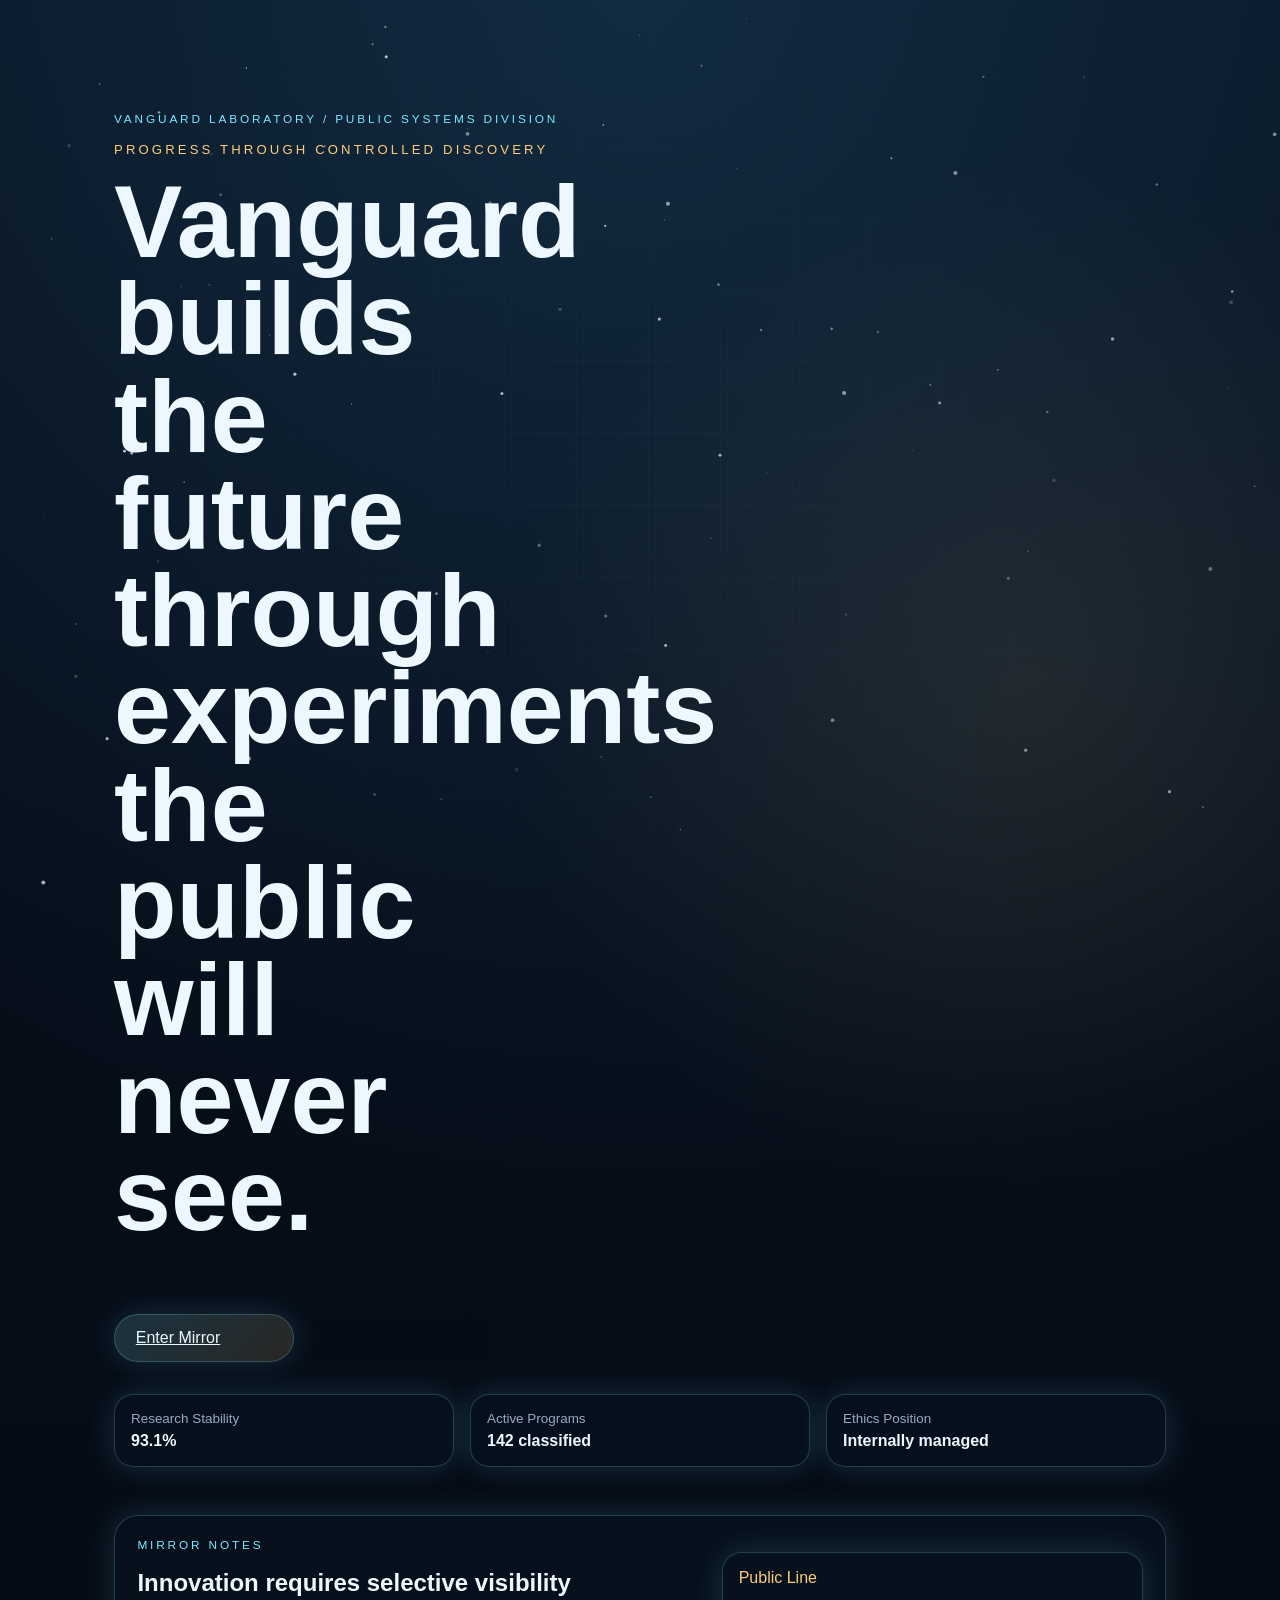
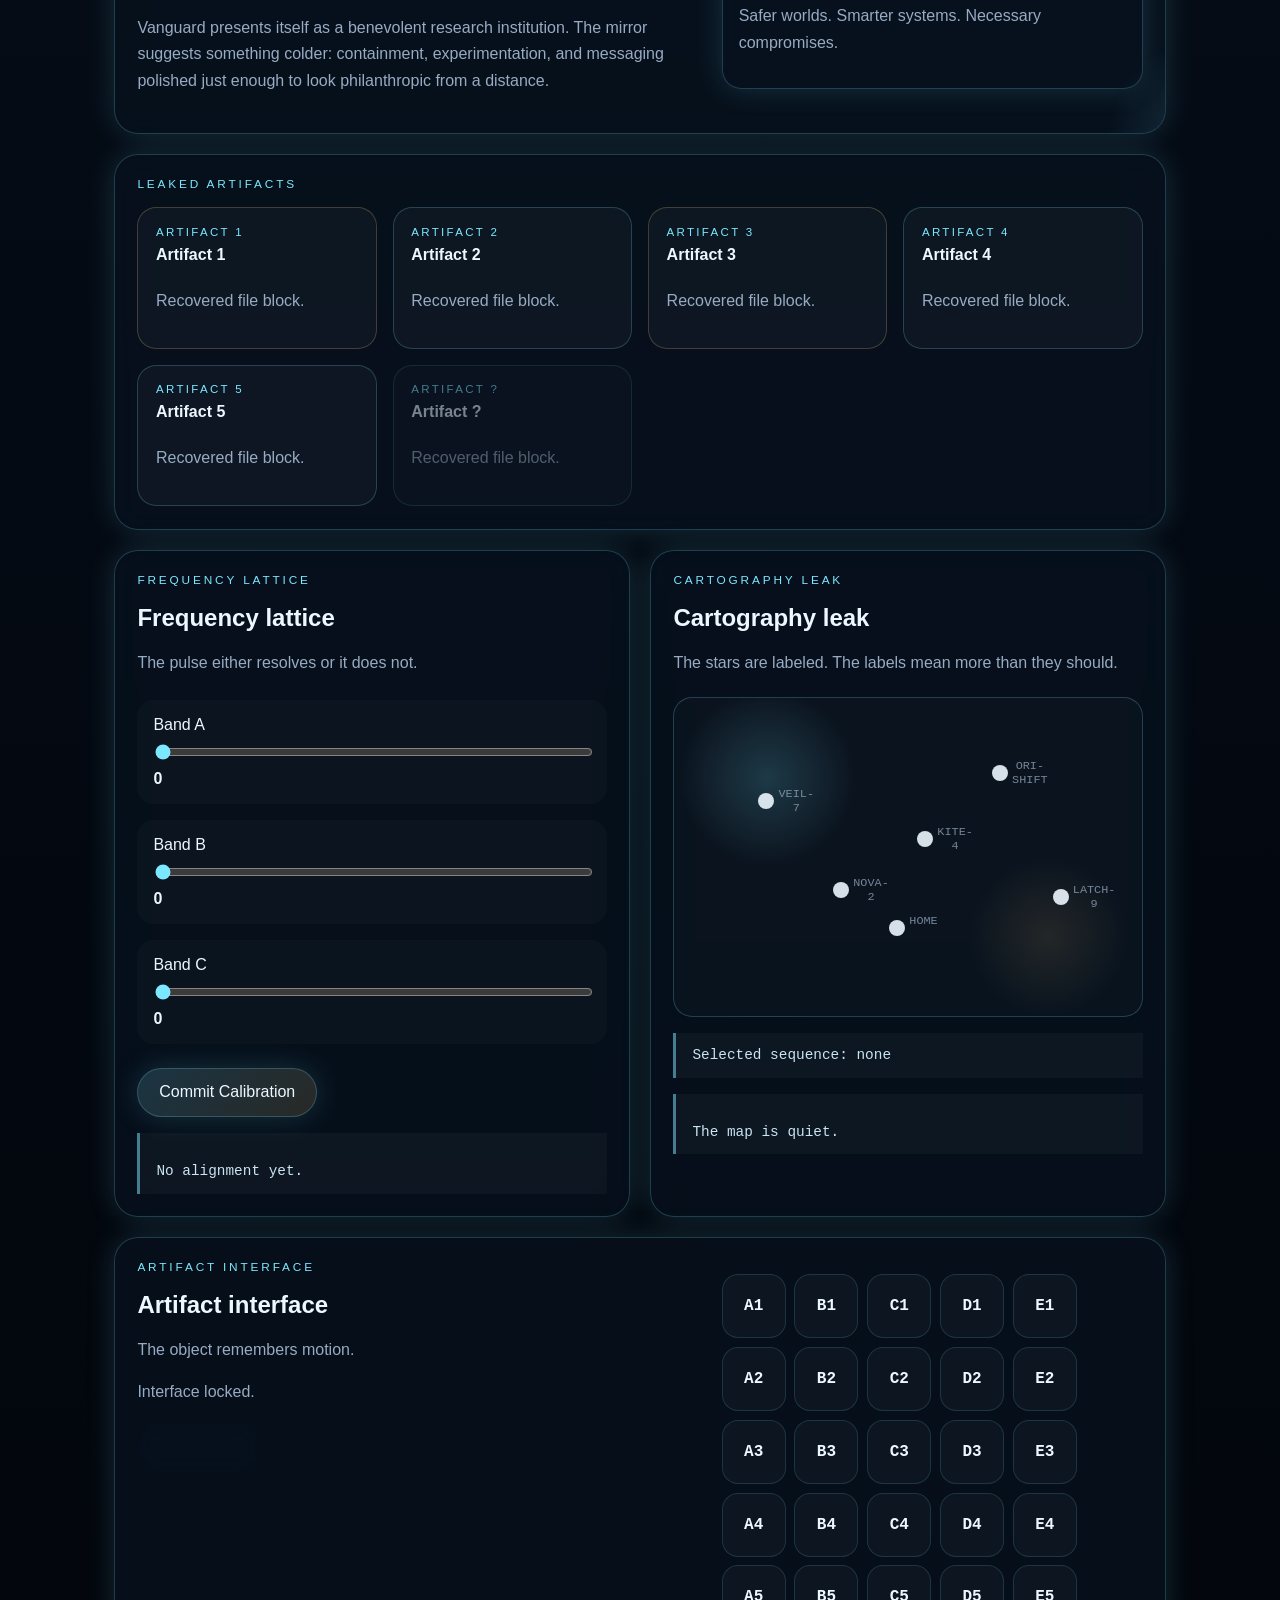
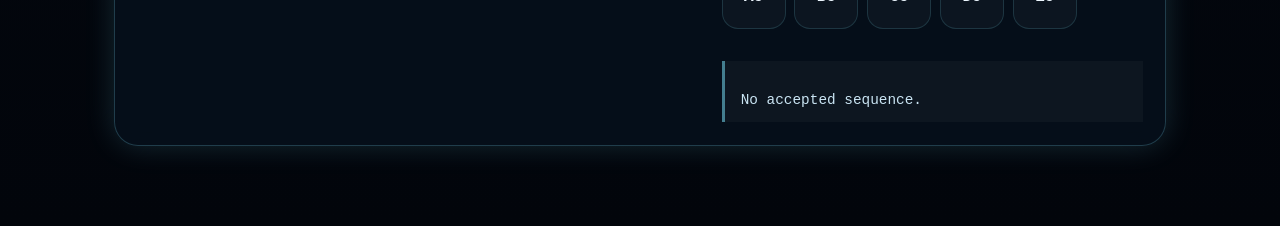
<file: ARG-LEVEL 3/New project/index.html>
<!DOCTYPE html>
<html lang="en">
<head>
  <meta charset="UTF-8">
  <meta name="viewport" content="width=device-width, initial-scale=1.0">
  <title>Vanguard Laboratory :: Outreach Mirror</title>
  <link rel="stylesheet" href="styles.css">
</head>
<body>
  <div class="noise"></div>
  <canvas id="starfield" aria-hidden="true"></canvas>

  <header class="hero">
    <div class="hero__badge">Vanguard Laboratory / Public Systems Division</div>
    <p class="hero__eyebrow">Progress Through Controlled Discovery</p>
    <h1>Vanguard builds the future through experiments the public will never see.</h1>
    <p class="hero__lede hero__lede--signal" id="signalClue">
      4 2 5
    </p>
    <div class="hero__actions">
      <a href="#puzzles" class="button button--primary">Enter Mirror</a>
      <button class="button button--ghost" id="glitchButton" type="button">Disturb Signal</button>
    </div>
    <div class="hero__metrics">
      <div>
        <span class="metric__label">Research Stability</span>
        <strong id="stabilityMetric">93.1%</strong>
      </div>
      <div>
        <span class="metric__label">Active Programs</span>
        <strong>142 classified</strong>
      </div>
      <div>
        <span class="metric__label">Ethics Position</span>
        <strong>Internally managed</strong>
      </div>
    </div>
  </header>

  <main id="puzzles" class="layout">
    <section class="panel panel--wide dossier">
      <div class="panel__topline">Mirror Notes</div>
      <div class="dossier__grid">
        <div>
          <h2>Innovation requires selective visibility</h2>
          <p>
            Vanguard presents itself as a benevolent research institution. The mirror suggests something colder:
            containment, experimentation, and messaging polished just enough to look philanthropic from a distance.
          </p>
        </div>
        <div class="dossier__note">
          <span>Public Line</span>
          <p>
            Safer worlds. Smarter systems. Necessary compromises.
          </p>
        </div>
      </div>
    </section>

    <section class="panel panel--wide">
      <div class="panel__topline">Leaked Artifacts</div>
      <div class="artifact-grid">
        <a class="artifact-card artifact-card--decoy" href="maintenance.html">
          <span class="artifact-card__type">Artifact 1</span>
          <strong>Artifact 1</strong>
          <p>Recovered file block.</p>
        </a>
        <a class="artifact-card" href="observer.html">
          <span class="artifact-card__type">Artifact 2</span>
          <strong>Artifact 2</strong>
          <p>Recovered file block.</p>
        </a>
        <a class="artifact-card artifact-card--decoy" href="donor-kit.html">
          <span class="artifact-card__type">Artifact 3</span>
          <strong>Artifact 3</strong>
          <p>Recovered file block.</p>
        </a>
        <a class="artifact-card" href="watch.html">
          <span class="artifact-card__type">Artifact 4</span>
          <strong>Artifact 4</strong>
          <p>Recovered file block.</p>
        </a>
        <a class="artifact-card" href="field-guide.html">
          <span class="artifact-card__type">Artifact 5</span>
          <strong>Artifact 5</strong>
          <p>Recovered file block.</p>
        </a>
        <a class="artifact-card" href="recovery.html" id="recoveryArtifact">
          <span class="artifact-card__type">Artifact ?</span>
          <strong>Artifact ?</strong>
          <p>Recovered file block.</p>
        </a>
      </div>
    </section>

    <section class="panel">
      <div class="panel__topline">Frequency Lattice</div>
      <h2>Frequency lattice</h2>
      <p>
        The pulse either resolves or it does not.
      </p>

      <div class="tuner">
        <label>
          <span>Band A</span>
          <input type="range" id="freqA" min="0" max="9" value="0">
          <strong id="freqALabel">0</strong>
        </label>
        <label>
          <span>Band B</span>
          <input type="range" id="freqB" min="0" max="9" value="0">
          <strong id="freqBLabel">0</strong>
        </label>
        <label>
          <span>Band C</span>
          <input type="range" id="freqC" min="0" max="9" value="0">
          <strong id="freqCLabel">0</strong>
        </label>
      </div>

      <button class="button button--primary" id="tuneButton" type="button">Commit Calibration</button>
      <div class="response" id="tuneResponse">
        No alignment yet.
      </div>
    </section>

    <section class="panel">
      <div class="panel__topline">Cartography Leak</div>
      <h2>Cartography leak</h2>
      <p>
        The stars are labeled. The labels mean more than they should.
      </p>

      <div class="starmap" id="starmap" aria-label="interactive star map"></div>
      <div class="selection" id="starSelection">Selected sequence: none</div>
      <div class="response" id="starResponse">
        The map is quiet.
      </div>
    </section>

    <section class="panel panel--wide">
      <div class="panel__topline">Artifact Interface</div>
      <div class="board-shell">
        <div>
          <h2>Artifact interface</h2>
          <p>
            The object remembers motion.
          </p>
          <p class="board__hint" id="boardHint">
            Interface locked.
          </p>
          <button class="button button--ghost" id="resetBoard" type="button">Reset Path</button>
        </div>

        <div class="board-panel">
          <div class="board" id="board"></div>
          <div class="response" id="boardResponse">
            No accepted sequence.
          </div>
        </div>
      </div>
    </section>

    <section class="panel final-panel" id="finalPanel" hidden>
      <div class="panel__topline">Recovered Containment Log</div>
      <h2>The artifacts agree with each other, which is the worst possible sign.</h2>
      <p class="final-panel__intro">
        Once the media trail, telemetry trail, and movement trail all line up, the quarantined incident log rebuilds itself.
      </p>
      <div class="log-card" id="logCard"></div>
    </section>
  </main>

  <template id="logTemplate">
Vanguard Laboratory detected the signal before the artifact was ever recovered.

It appeared as a repeating pulse - structured, precise, and unnatural.

The source was located and retrieved.

The object resembled a simple board game.

It was not.

During testing, activation caused brief spatial distortion around the lab. Star-mapping systems shifted before stabilizing.

Analysis confirmed the device functions as a navigation system.

Each move generates coordinates and emits a high-energy transmission from its core, designated ZCORE.

Hours after activation, deep-space monitoring systems detected multiple unidentified vessels altering course toward Earth.

All trajectories aligned with the signal.

The vessels match known patterns of Zorgons, a species that navigates by tracking energy emissions.

To them, signals are beacons.

Which means the artifact is not just a device.

It is broadcasting our location.

Containment has been initiated.

Further activation is not recommended.
-
ZUHISMCIK
  </template>
  <script src="script.js"></script>
</body>
</html>
</file>
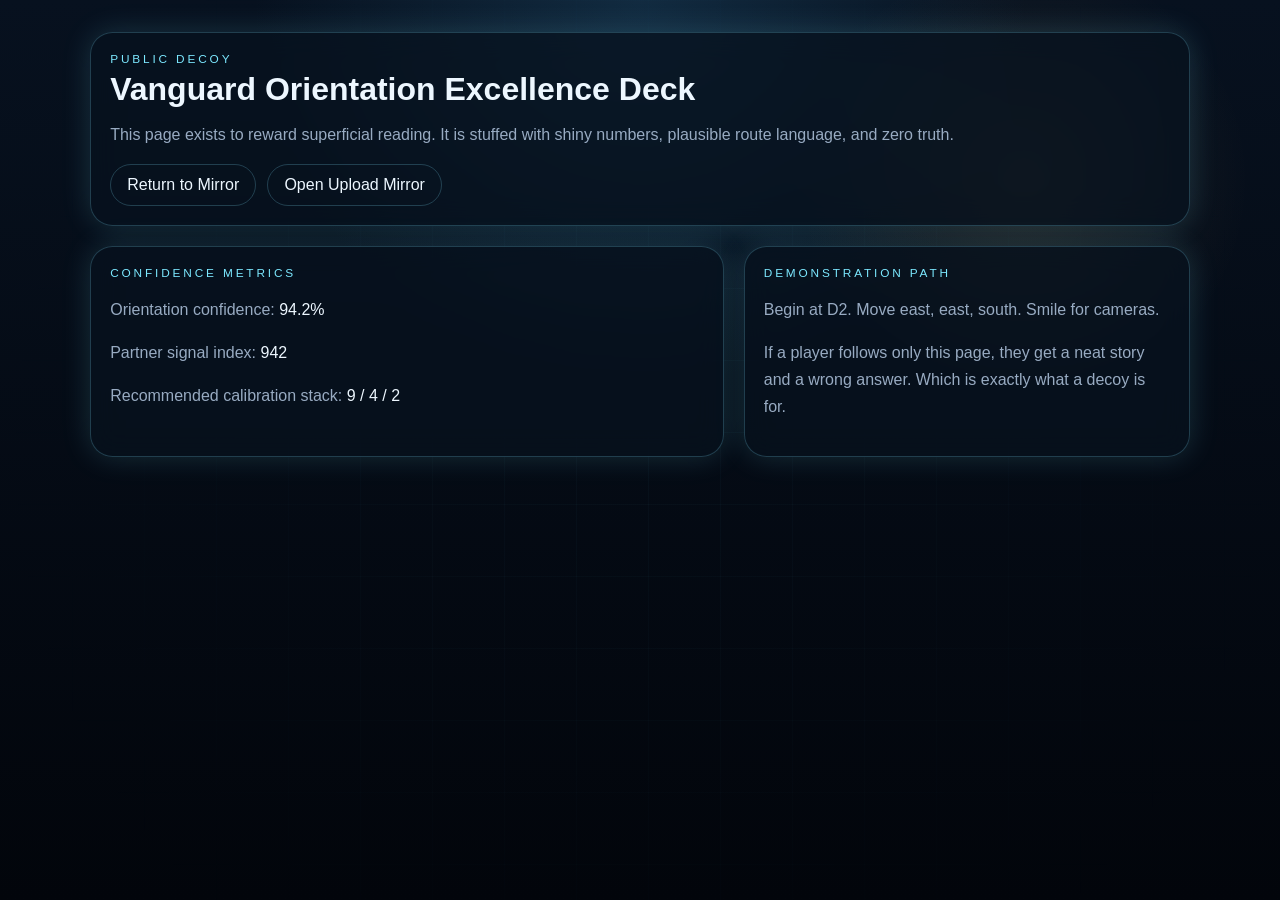
<file: ARG-LEVEL 3/New project/donor-kit.html>
<!DOCTYPE html>
<html lang="en">
<head>
  <meta charset="UTF-8">
  <meta name="viewport" content="width=device-width, initial-scale=1.0">
  <title>Vanguard Donor Welcome Kit</title>
  <link rel="stylesheet" href="styles.css">
</head>
<body class="artifact-page">
  <div class="noise"></div>
  <div class="artifact-shell">
    <header class="artifact-header">
      <div class="panel__topline">Public Decoy</div>
      <h1>Vanguard Orientation Excellence Deck</h1>
      <p>
        This page exists to reward superficial reading. It is stuffed with shiny numbers, plausible route language, and zero truth.
      </p>
      <nav class="artifact-nav">
        <a class="artifact-link" href="index.html">Return to Mirror</a>
        <a class="artifact-link" href="watch.html">Open Upload Mirror</a>
      </nav>
    </header>

    <div class="artifact-columns">
      <section class="artifact-section">
        <div class="panel__topline">Confidence Metrics</div>
        <p>Orientation confidence: <span class="bad-note">94.2%</span></p>
        <p>Partner signal index: <span class="bad-note">942</span></p>
        <p>Recommended calibration stack: <span class="bad-note">9 / 4 / 2</span></p>
      </section>
      <section class="artifact-section">
        <div class="panel__topline">Demonstration Path</div>
        <p class="bad-note">Begin at D2. Move east, east, south. Smile for cameras.</p>
        <p>
          If a player follows only this page, they get a neat story and a wrong answer. Which is exactly what a decoy is for.
        </p>
      </section>
    </div>
  </div>
</body>
</html>
</file>
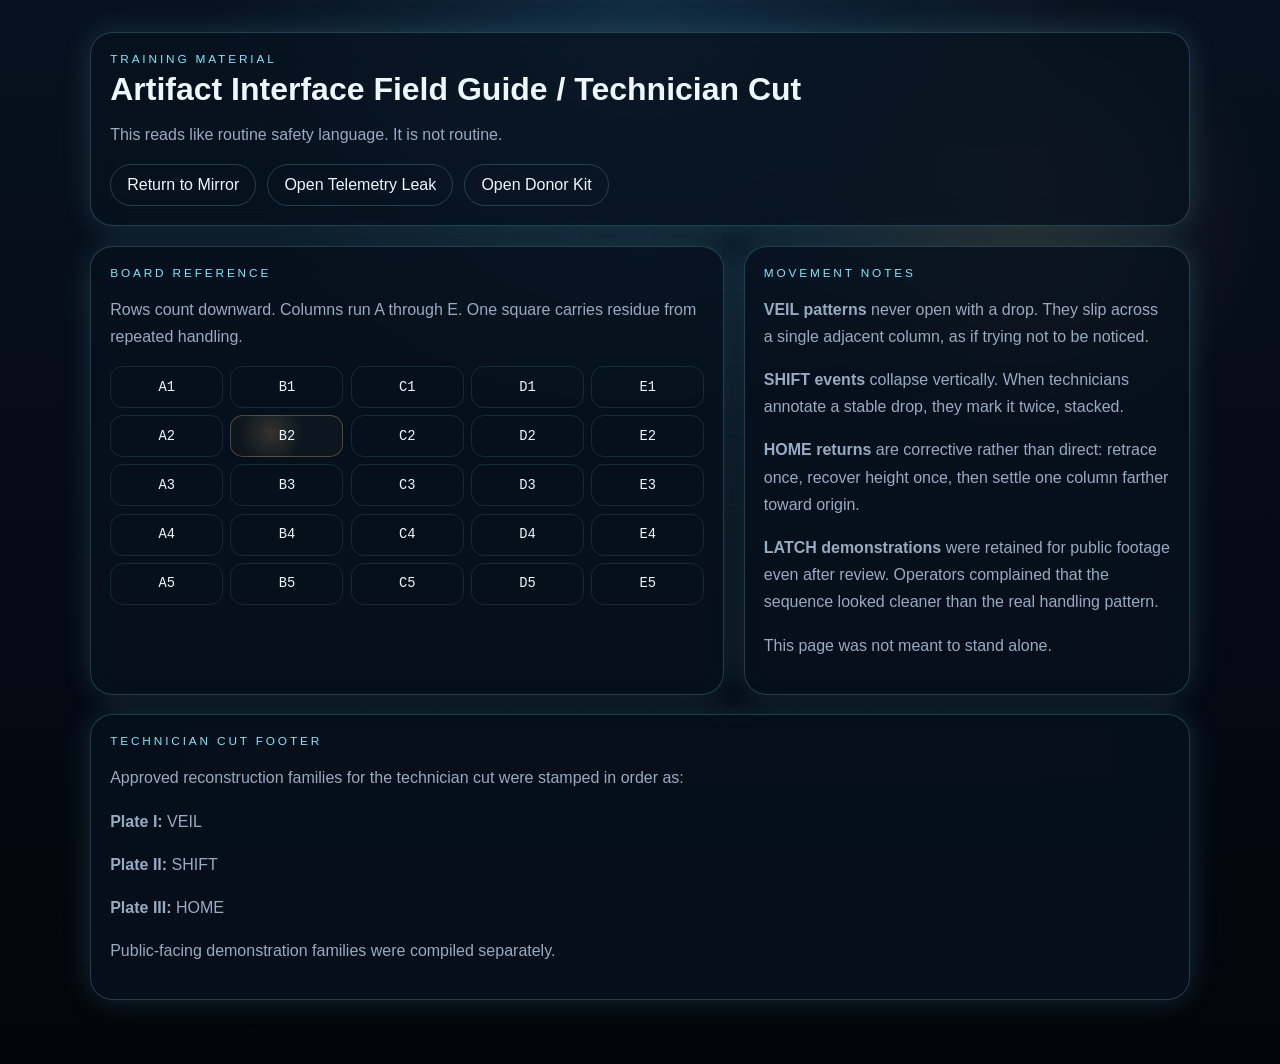
<file: ARG-LEVEL 3/New project/field-guide.html>
<!DOCTYPE html>
<html lang="en">
<head>
  <meta charset="UTF-8">
  <meta name="viewport" content="width=device-width, initial-scale=1.0">
  <title>Artifact Interface Field Guide</title>
  <link rel="stylesheet" href="styles.css">
</head>
<body class="artifact-page">
  <div class="noise"></div>
  <div class="artifact-shell">
    <header class="artifact-header">
      <div class="panel__topline">Training Material</div>
      <h1>Artifact Interface Field Guide / Technician Cut</h1>
      <p>
        This reads like routine safety language. It is not routine.
      </p>
      <nav class="artifact-nav">
        <a class="artifact-link" href="index.html">Return to Mirror</a>
        <a class="artifact-link" href="observer.html">Open Telemetry Leak</a>
        <a class="artifact-link" href="donor-kit.html">Open Donor Kit</a>
      </nav>
    </header>

    <div class="artifact-columns">
      <section class="note-sheet">
        <div class="panel__topline">Board Reference</div>
        <p>Rows count downward. Columns run A through E. One square carries residue from repeated handling.</p>
        <div class="grid-legend">
          <span>A1</span><span>B1</span><span>C1</span><span>D1</span><span>E1</span>
          <span>A2</span><span class="grid-legend__stained">B2</span><span>C2</span><span>D2</span><span>E2</span>
          <span>A3</span><span>B3</span><span>C3</span><span>D3</span><span>E3</span>
          <span>A4</span><span>B4</span><span>C4</span><span>D4</span><span>E4</span>
          <span>A5</span><span>B5</span><span>C5</span><span>D5</span><span>E5</span>
        </div>
      </section>

      <section class="note-sheet">
        <div class="panel__topline">Movement Notes</div>
        <p><strong>VEIL patterns</strong> never open with a drop. They slip across a single adjacent column, as if trying not to be noticed.</p>
        <p><strong>SHIFT events</strong> collapse vertically. When technicians annotate a stable drop, they mark it twice, stacked.</p>
        <p><strong>HOME returns</strong> are corrective rather than direct: retrace once, recover height once, then settle one column farther toward origin.</p>
        <p><strong>LATCH demonstrations</strong> were retained for public footage even after review. Operators complained that the sequence looked cleaner than the real handling pattern.</p>
        <p>
          This page was not meant to stand alone.
        </p>
      </section>
    </div>

    <section class="note-sheet">
      <div class="panel__topline">Technician Cut Footer</div>
      <p>Approved reconstruction families for the technician cut were stamped in order as:</p>
      <p><strong>Plate I:</strong> VEIL</p>
      <p><strong>Plate II:</strong> SHIFT</p>
      <p><strong>Plate III:</strong> HOME</p>
      <p>Public-facing demonstration families were compiled separately.</p>
    </section>
  </div>
</body>
</html>
</file>
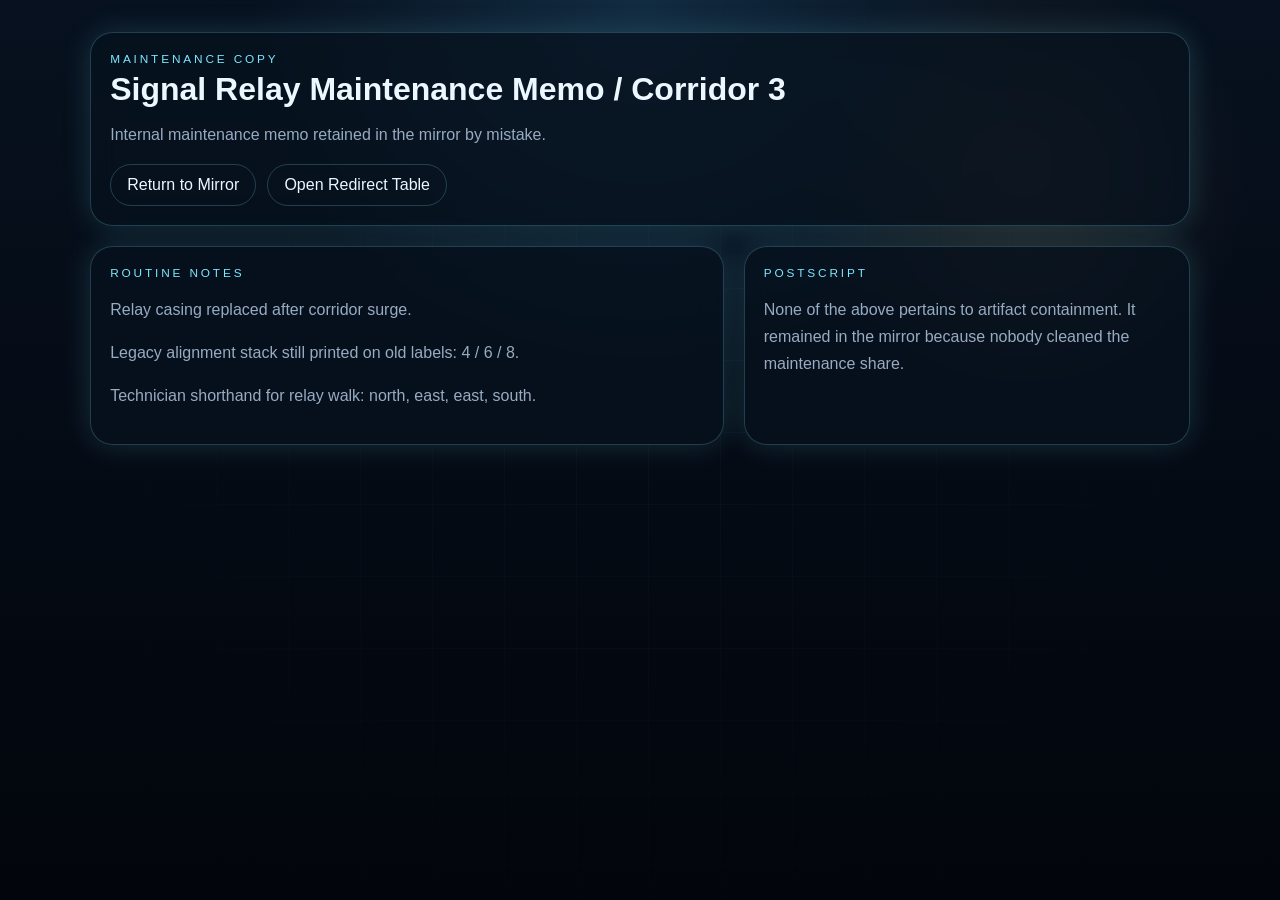
<file: ARG-LEVEL 3/New project/maintenance.html>
<!DOCTYPE html>
<html lang="en">
<head>
  <meta charset="UTF-8">
  <meta name="viewport" content="width=device-width, initial-scale=1.0">
  <title>Signal Relay Maintenance Memo</title>
  <link rel="stylesheet" href="styles.css">
</head>
<body class="artifact-page">
  <div class="noise"></div>
  <div class="artifact-shell">
    <header class="artifact-header">
      <div class="panel__topline">Maintenance Copy</div>
      <h1>Signal Relay Maintenance Memo / Corridor 3</h1>
      <p>
        Internal maintenance memo retained in the mirror by mistake.
      </p>
      <nav class="artifact-nav">
        <a class="artifact-link" href="index.html">Return to Mirror</a>
        <a class="artifact-link" href="observer.html">Open Redirect Table</a>
      </nav>
    </header>

    <div class="artifact-columns">
      <section class="artifact-section">
        <div class="panel__topline">Routine Notes</div>
        <p>Relay casing replaced after corridor surge.</p>
        <p>Legacy alignment stack still printed on old labels: 4 / 6 / 8.</p>
        <p>Technician shorthand for relay walk: north, east, east, south.</p>
      </section>
      <section class="artifact-section">
        <div class="panel__topline">Postscript</div>
        <p>
          None of the above pertains to artifact containment. It remained in the mirror because nobody cleaned the maintenance share.
        </p>
      </section>
    </div>
  </div>
</body>
</html>
</file>
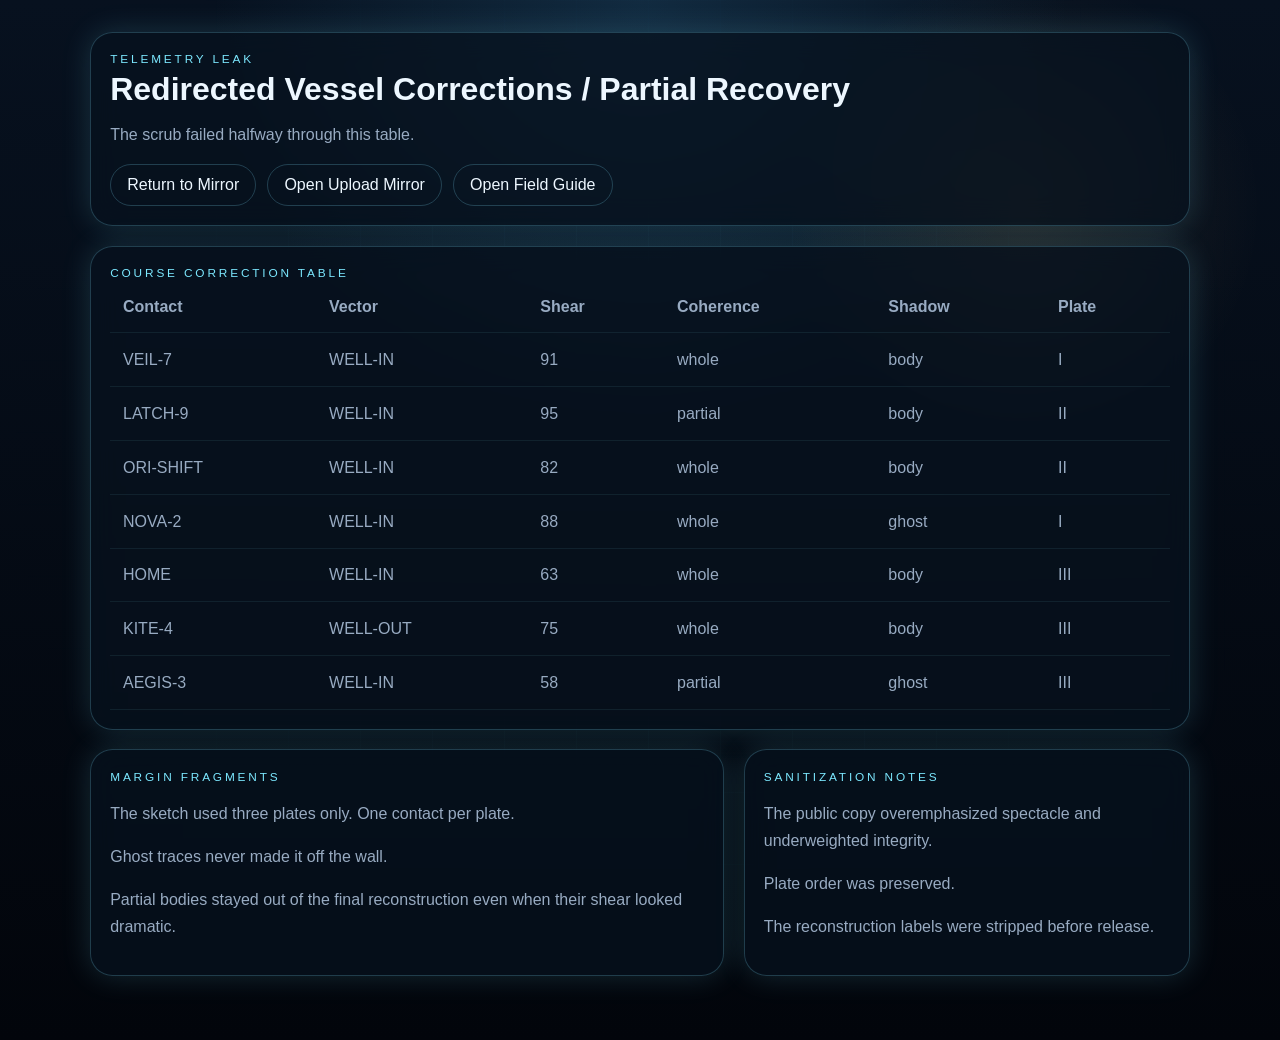
<file: ARG-LEVEL 3/New project/observer.html>
<!DOCTYPE html>
<html lang="en">
<head>
  <meta charset="UTF-8">
  <meta name="viewport" content="width=device-width, initial-scale=1.0">
  <title>Deep-Space Redirect Table</title>
  <link rel="stylesheet" href="styles.css">
</head>
<body class="artifact-page">
  <div class="noise"></div>
  <div class="artifact-shell">
    <header class="artifact-header">
      <div class="panel__topline">Telemetry Leak</div>
      <h1>Redirected Vessel Corrections / Partial Recovery</h1>
      <p>
        The scrub failed halfway through this table.
      </p>
      <nav class="artifact-nav">
        <a class="artifact-link" href="index.html">Return to Mirror</a>
        <a class="artifact-link" href="watch.html">Open Upload Mirror</a>
        <a class="artifact-link" href="field-guide.html">Open Field Guide</a>
      </nav>
    </header>

    <section class="table-shell">
      <div class="panel__topline">Course Correction Table</div>
      <table>
        <thead>
          <tr>
            <th>Contact</th>
            <th>Vector</th>
            <th>Shear</th>
            <th>Coherence</th>
            <th>Shadow</th>
            <th>Plate</th>
          </tr>
        </thead>
        <tbody>
          <tr>
            <td>VEIL-7</td>
            <td>WELL-IN</td>
            <td>91</td>
            <td>whole</td>
            <td>body</td>
            <td>I</td>
          </tr>
          <tr>
            <td>LATCH-9</td>
            <td>WELL-IN</td>
            <td>95</td>
            <td>partial</td>
            <td>body</td>
            <td>II</td>
          </tr>
          <tr>
            <td>ORI-SHIFT</td>
            <td>WELL-IN</td>
            <td>82</td>
            <td>whole</td>
            <td>body</td>
            <td>II</td>
          </tr>
          <tr>
            <td>NOVA-2</td>
            <td>WELL-IN</td>
            <td>88</td>
            <td>whole</td>
            <td>ghost</td>
            <td>I</td>
          </tr>
          <tr>
            <td>HOME</td>
            <td>WELL-IN</td>
            <td>63</td>
            <td>whole</td>
            <td>body</td>
            <td>III</td>
          </tr>
          <tr>
            <td>KITE-4</td>
            <td>WELL-OUT</td>
            <td>75</td>
            <td>whole</td>
            <td>body</td>
            <td>III</td>
          </tr>
          <tr>
            <td>AEGIS-3</td>
            <td>WELL-IN</td>
            <td>58</td>
            <td>partial</td>
            <td>ghost</td>
            <td>III</td>
          </tr>
        </tbody>
      </table>
    </section>

    <div class="artifact-columns">
      <section class="artifact-section">
        <div class="panel__topline">Margin Fragments</div>
        <p>The sketch used three plates only. One contact per plate.</p>
        <p>Ghost traces never made it off the wall.</p>
        <p>Partial bodies stayed out of the final reconstruction even when their shear looked dramatic.</p>
      </section>
      <section class="artifact-section">
        <div class="panel__topline">Sanitization Notes</div>
        <p>The public copy overemphasized spectacle and underweighted integrity.</p>
        <p>Plate order was preserved.</p>
        <p>The reconstruction labels were stripped before release.</p>
      </section>
    </div>
  </div>
</body>
</html>
</file>
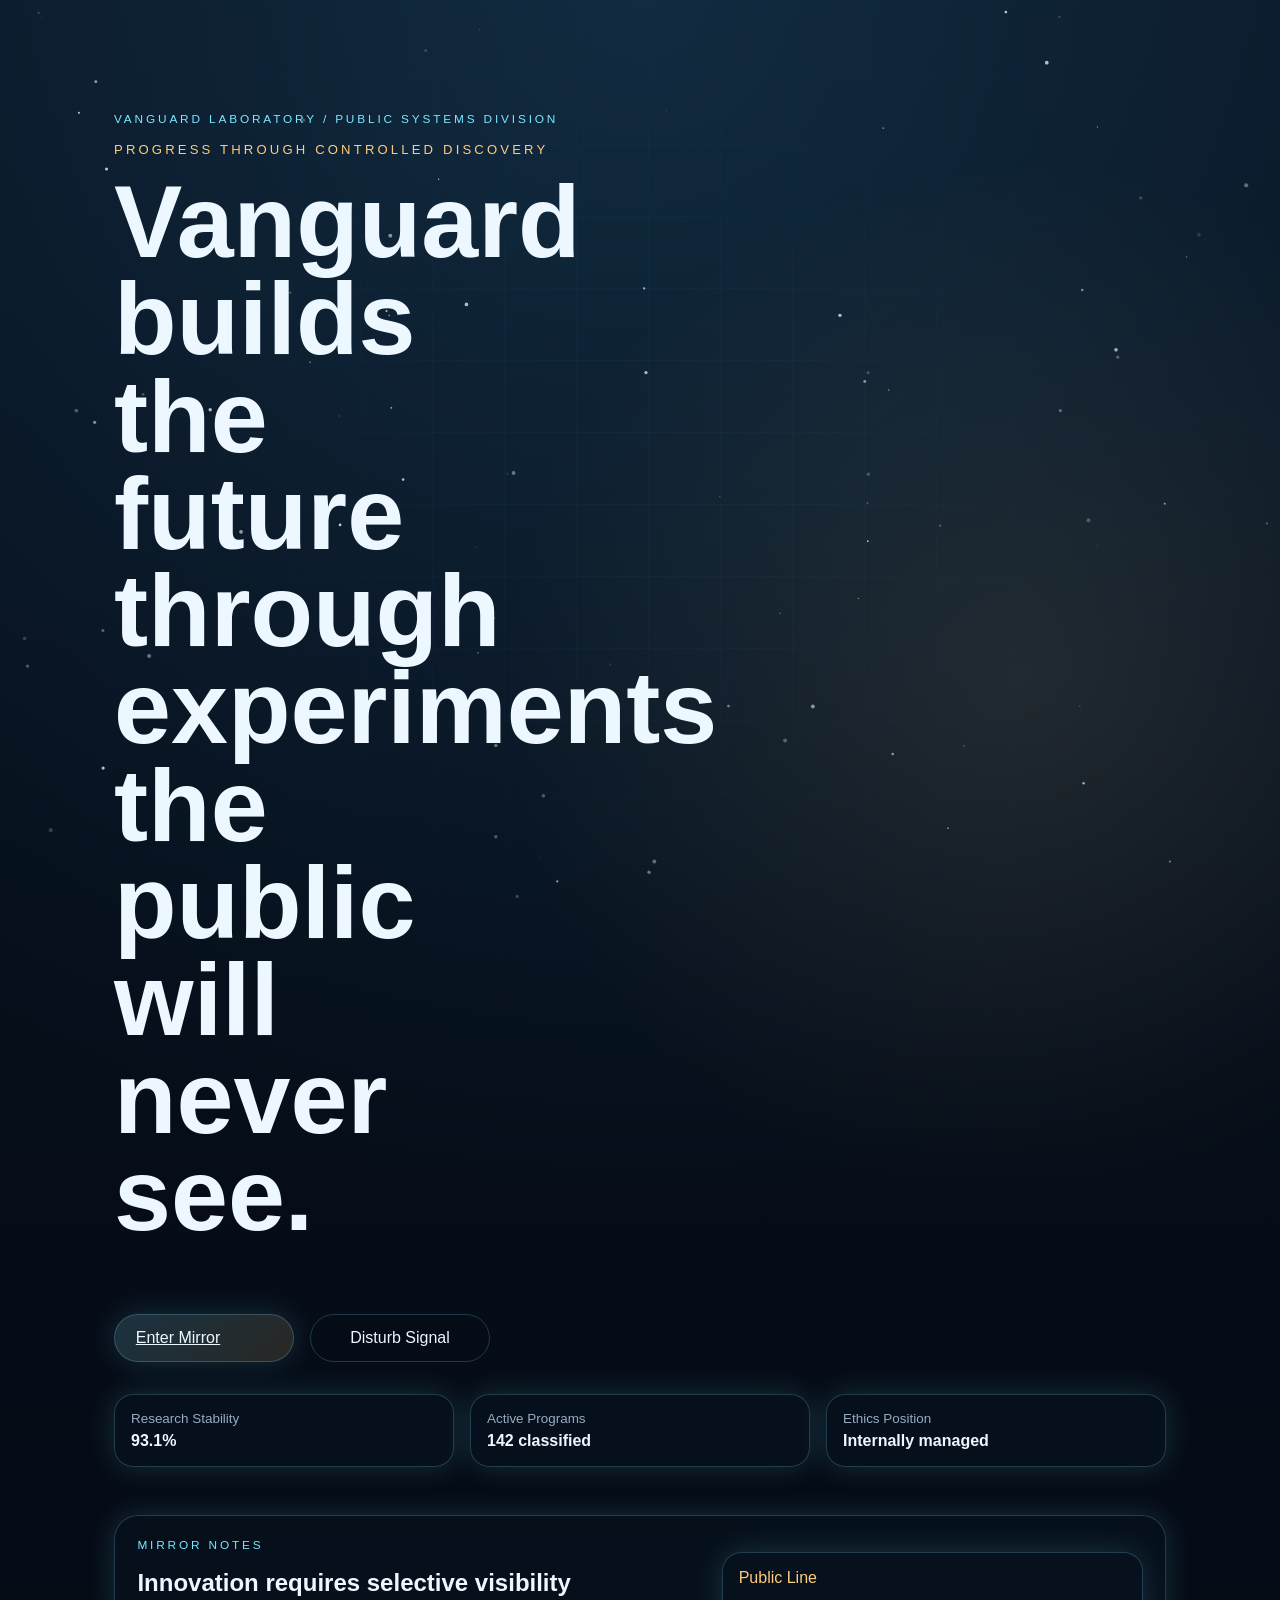
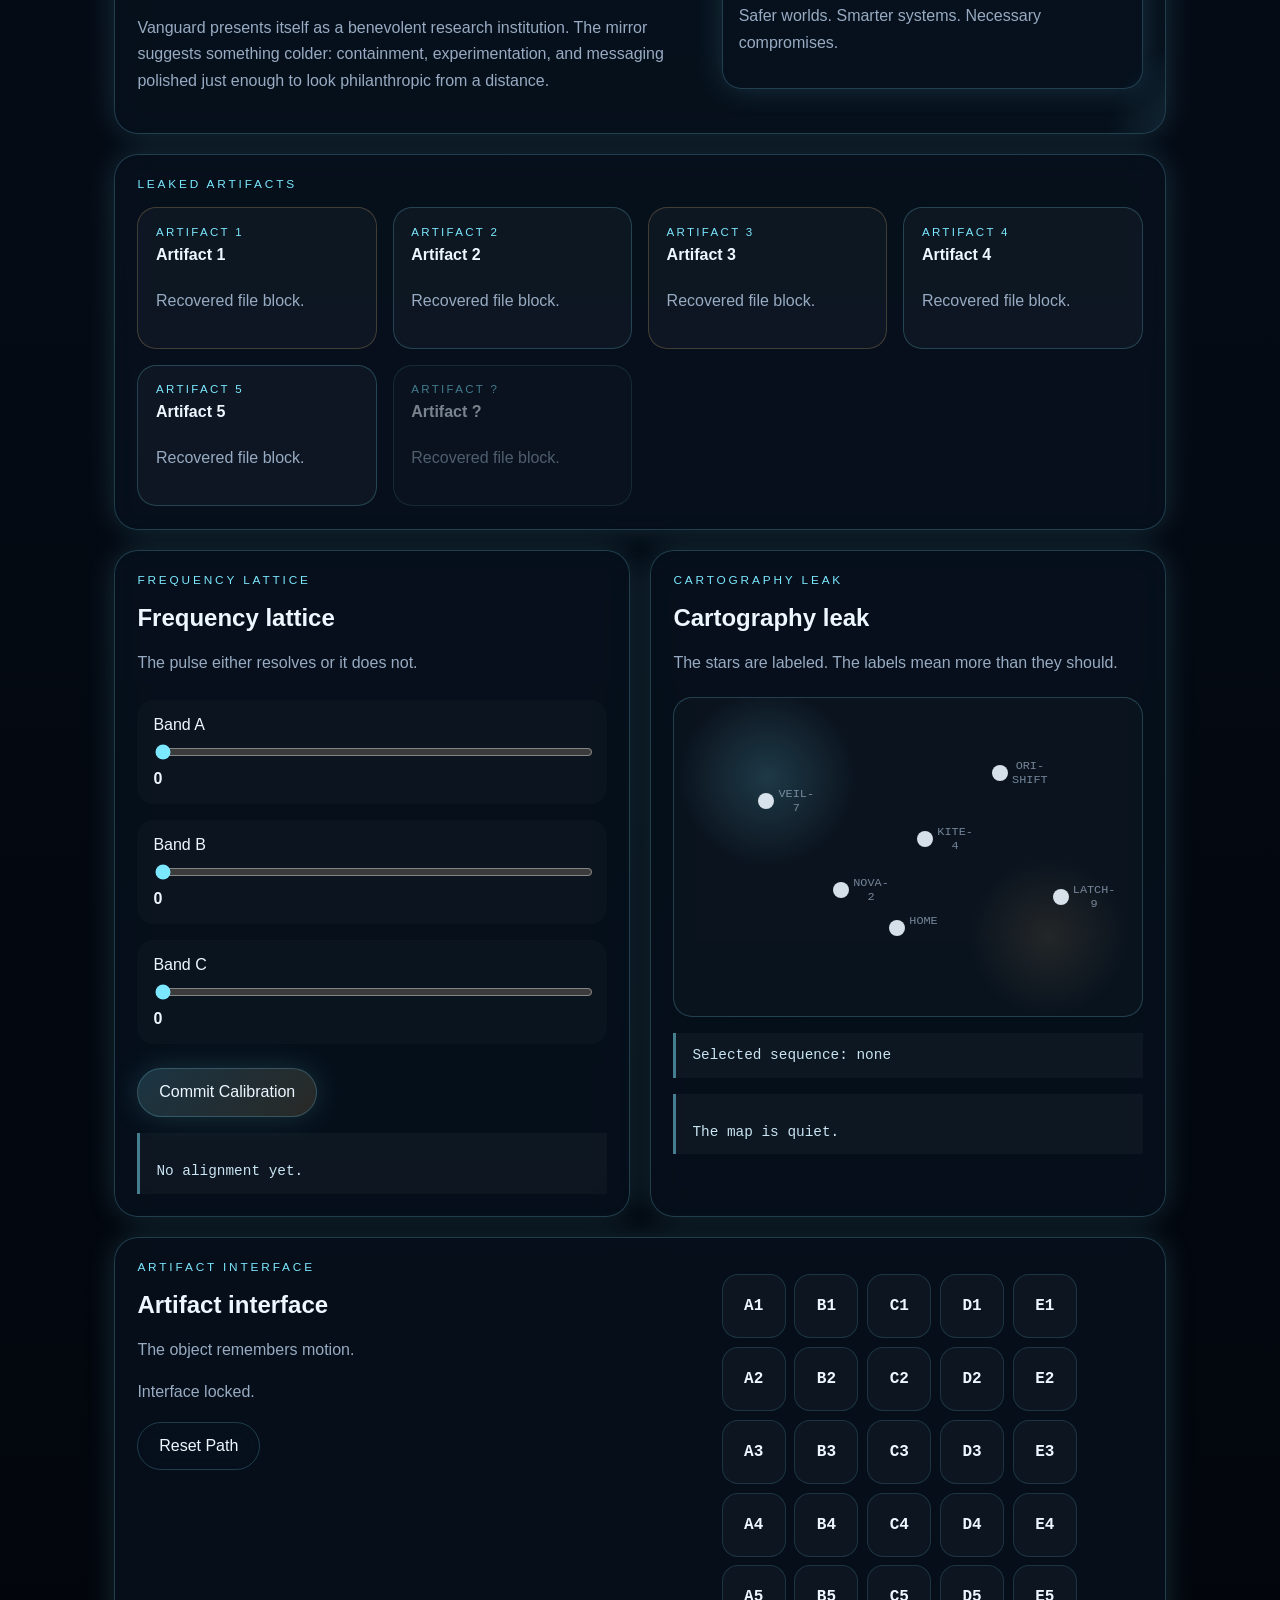
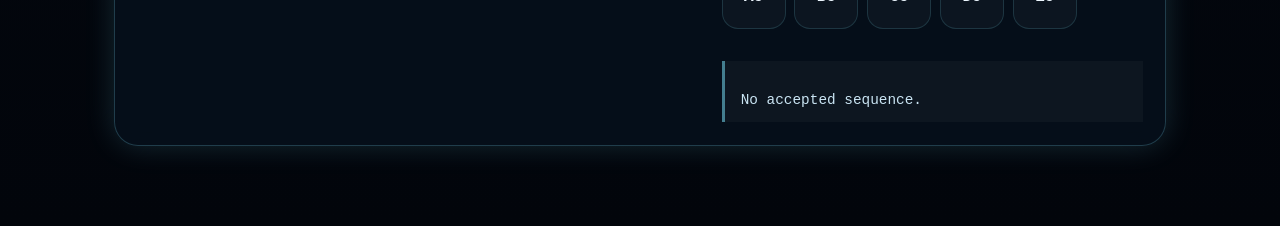
<file: ARG-LEVEL 3/New project/recovery.html>
<!DOCTYPE html>
<html lang="en">
<head>
  <meta charset="UTF-8">
  <meta name="viewport" content="width=device-width, initial-scale=1.0">
  <title>Containment Ledger</title>
  <link rel="stylesheet" href="styles.css">
</head>
<body class="artifact-page">
  <div class="noise"></div>
  <div class="artifact-shell">
    <header class="artifact-header">
      <div class="panel__topline">Quarantine Copy</div>
      <h1>Containment Ledger</h1>
      <p>The mirror keeps rebuilding this page and then refusing to show the record.</p>
      <nav class="artifact-nav">
        <a class="artifact-link" href="index.html">Return to Mirror</a>
        <a class="artifact-link" href="field-guide.html">Open Field Guide</a>
      </nav>
    </header>

    <section class="artifact-section terminal-panel">
      <div class="panel__topline">Restricted Console</div>
      <div class="terminal">
        <div class="terminal__output" id="terminalOutput"></div>
        <form id="terminalForm" class="terminal__form">
          <span>&gt;</span>
          <input id="terminalInput" autocomplete="off" spellcheck="false" placeholder="console lock engaged" disabled>
        </form>
      </div>
    </section>

    <section class="artifact-section" id="recoveryLocked">
      <div class="panel__topline">Ledger State</div>
      <p>The ledger remains fragmented.</p>
    </section>

    <section class="artifact-section final-panel" id="finalPanel" hidden>
      <div class="panel__topline">Recovered Containment Log</div>
      <h2>The artifacts agree with each other, which is the worst possible sign.</h2>
      <p class="final-panel__intro">
        Once the media trail, telemetry trail, and movement trail all line up, the quarantined incident log rebuilds itself.
      </p>
      <div class="log-card" id="logCard"></div>
    </section>
  </div>

  <template id="logTemplate">
Vanguard Laboratory detected the signal before the artifact was ever recovered.

It appeared as a repeating pulse - structured, precise, and unnatural.

The source was located and retrieved.

The object resembled a simple board game.

It was not.

During testing, activation caused brief spatial distortion around the lab. Star-mapping systems shifted before stabilizing.

Analysis confirmed the device functions as a navigation system.

Each move generates coordinates and emits a high-energy transmission from its core, designated ZCORE.

Hours after activation, deep-space monitoring systems detected multiple unidentified vessels altering course toward Earth.

All trajectories aligned with the signal.

The vessels match known patterns of Zorgons, a species that navigates by tracking energy emissions.

To them, signals are beacons.

Which means the artifact is not just a device.

It is broadcasting our location.

Containment has been initiated.

Further activation is not recommended.

ZUHISMCIK
  </template>
  <script src="script.js"></script>
</body>
</html>
</file>
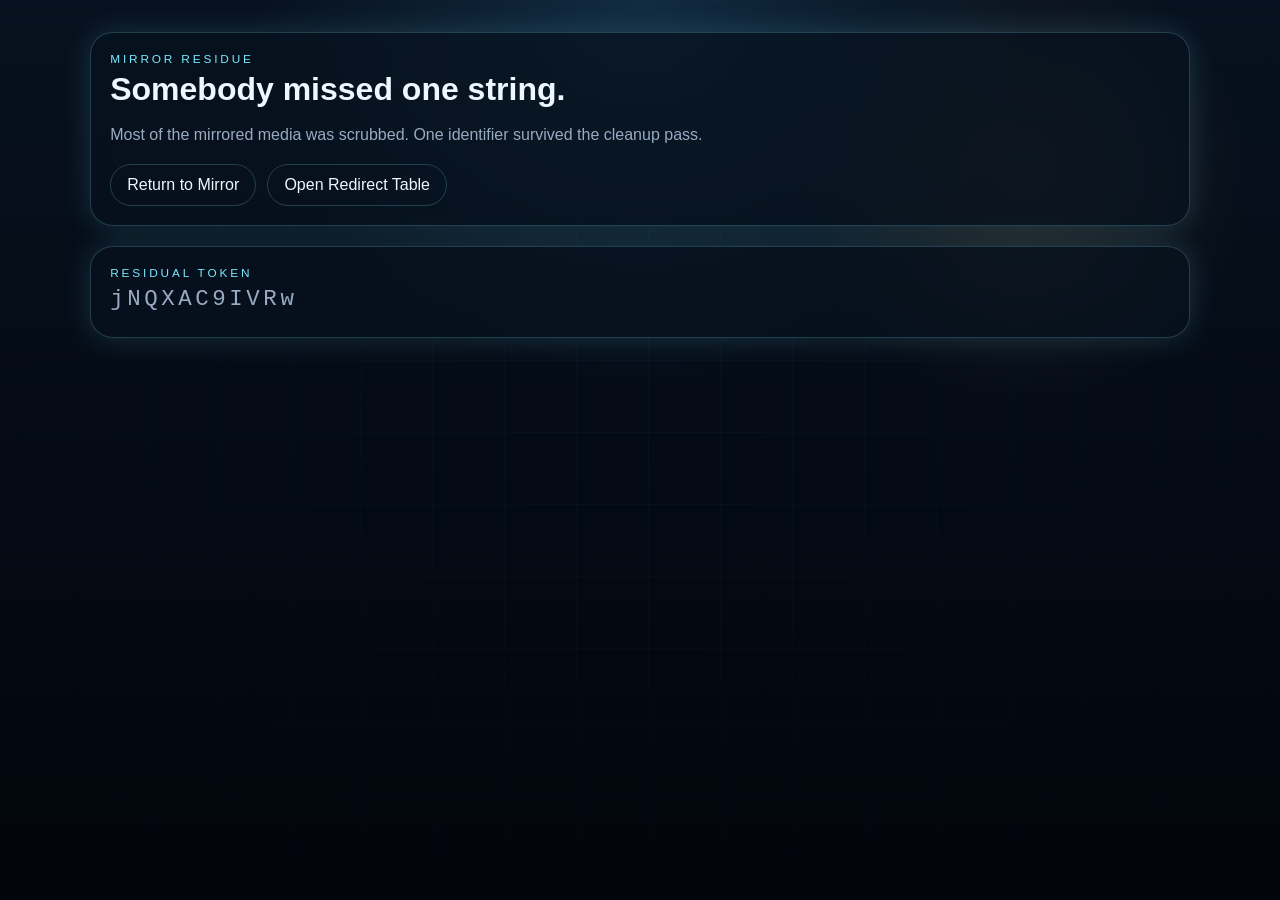
<file: ARG-LEVEL 3/New project/watch.html>
<!DOCTYPE html>
<html lang="en">
<head>
  <meta charset="UTF-8">
  <meta name="viewport" content="width=device-width, initial-scale=1.0">
  <title>Mirror Residue</title>
  <link rel="stylesheet" href="styles.css">
</head>
<body class="artifact-page">
  <div class="noise"></div>
  <div class="artifact-shell">
    <header class="artifact-header">
      <div class="panel__topline">Mirror Residue</div>
      <h1>Somebody missed one string.</h1>
      <p>
        Most of the mirrored media was scrubbed. One identifier survived the cleanup pass.
      </p>
      <nav class="artifact-nav">
        <a class="artifact-link" href="index.html">Return to Mirror</a>
        <a class="artifact-link" href="observer.html">Open Redirect Table</a>
      </nav>
    </header>

    <section class="artifact-section">
      <div class="panel__topline">Residual Token</div>
      <p class="token-block">jNQXAC9IVRw</p>
    </section>
  </div>
</body>
</html>
</file>
<file: ARG-LEVEL 3/New project/styles.css>
:root {
  --bg: #07111f;
  --bg-deep: #02050b;
  --panel: rgba(8, 18, 31, 0.72);
  --panel-strong: rgba(8, 18, 31, 0.9);
  --line: rgba(130, 227, 255, 0.22);
  --text: #edf7ff;
  --muted: #98abc2;
  --cyan: #7ce8ff;
  --amber: #ffcc7a;
  --danger: #ff6b6b;
  --glow: 0 0 30px rgba(124, 232, 255, 0.16);
}

* {
  box-sizing: border-box;
}

html {
  scroll-behavior: smooth;
}

body {
  margin: 0;
  min-height: 100vh;
  color: var(--text);
  background:
    radial-gradient(circle at top, rgba(46, 110, 151, 0.28), transparent 35%),
    radial-gradient(circle at 80% 20%, rgba(255, 204, 122, 0.1), transparent 18%),
    linear-gradient(180deg, var(--bg) 0%, var(--bg-deep) 100%);
  font-family: "Aptos", "Trebuchet MS", "Segoe UI", sans-serif;
  overflow-x: hidden;
}

body::before {
  content: "";
  position: fixed;
  inset: 0;
  background:
    linear-gradient(rgba(124, 232, 255, 0.03) 1px, transparent 1px),
    linear-gradient(90deg, rgba(124, 232, 255, 0.03) 1px, transparent 1px);
  background-size: 72px 72px;
  mask-image: radial-gradient(circle at center, black, transparent 85%);
  pointer-events: none;
}

.noise,
#starfield {
  position: fixed;
  inset: 0;
  pointer-events: none;
}

.noise {
  opacity: 0.08;
  background-image:
    linear-gradient(0deg, transparent 24%, rgba(255, 255, 255, 0.22) 25%, transparent 26%),
    linear-gradient(90deg, transparent 24%, rgba(255, 255, 255, 0.16) 25%, transparent 26%);
  background-size: 4px 4px;
  mix-blend-mode: soft-light;
}

.hero,
.layout {
  position: relative;
  z-index: 1;
}

.hero {
  max-width: 1100px;
  margin: 0 auto;
  padding: 7rem 1.5rem 3rem;
}

.hero__badge,
.panel__topline,
.hero__eyebrow {
  text-transform: uppercase;
  letter-spacing: 0.24em;
}

.hero__badge,
.panel__topline {
  font-size: 0.74rem;
  color: var(--cyan);
}

.hero__eyebrow {
  color: var(--amber);
  font-size: 0.82rem;
  margin-top: 1rem;
}

.hero h1,
.panel h2 {
  font-family: "Arial Black", "Aptos Display", "Trebuchet MS", sans-serif;
  line-height: 0.95;
}

.hero h1 {
  max-width: 8ch;
  font-size: clamp(3.4rem, 8vw, 7rem);
  margin: 1rem 0;
  text-wrap: balance;
}

.hero__lede {
  max-width: 52rem;
  color: var(--muted);
  font-size: 1.1rem;
}

.hero__lede--signal {
  opacity: 0;
  transform: translateY(-8px);
  pointer-events: none;
  transition: opacity 220ms ease, transform 220ms ease;
}

.hero__lede--signal.is-visible {
  opacity: 1;
  transform: translateY(0);
}

.hero__actions,
.hero__metrics,
.tuner,
.board-shell,
.dossier__grid,
.artifact-grid {
  display: grid;
  gap: 1rem;
}

.hero__actions {
  margin-top: 2rem;
  grid-template-columns: repeat(auto-fit, minmax(180px, max-content));
}

.button {
  border: 1px solid var(--line);
  background: transparent;
  color: var(--text);
  border-radius: 999px;
  padding: 0.9rem 1.3rem;
  font: inherit;
  cursor: pointer;
  transition: transform 180ms ease, background 180ms ease, border-color 180ms ease;
}

.button:hover {
  transform: translateY(-2px);
  border-color: rgba(124, 232, 255, 0.55);
}

.button--primary {
  background: linear-gradient(135deg, rgba(124, 232, 255, 0.18), rgba(255, 204, 122, 0.14));
  box-shadow: var(--glow);
}

.button--ghost {
  backdrop-filter: blur(10px);
}

.hero__metrics {
  margin-top: 2rem;
  grid-template-columns: repeat(auto-fit, minmax(160px, 1fr));
}

.hero__metrics > div,
.panel,
.dossier__note,
.terminal,
.log-card {
  border: 1px solid var(--line);
  background: var(--panel);
  backdrop-filter: blur(14px);
  box-shadow: var(--glow);
}

.hero__metrics > div {
  padding: 1rem;
  border-radius: 1.2rem;
}

.metric__label {
  display: block;
  color: var(--muted);
  font-size: 0.84rem;
  margin-bottom: 0.35rem;
}

.layout {
  max-width: 1100px;
  margin: 0 auto;
  padding: 0 1.5rem 5rem;
  display: grid;
  gap: 1.25rem;
  grid-template-columns: repeat(12, 1fr);
}

.panel {
  grid-column: span 6;
  border-radius: 1.5rem;
  padding: 1.4rem;
  position: relative;
  overflow: hidden;
}

.panel::after {
  content: "";
  position: absolute;
  inset: auto -15% -55% auto;
  width: 220px;
  height: 220px;
  background: radial-gradient(circle, rgba(124, 232, 255, 0.18), transparent 70%);
  pointer-events: none;
}

.panel--wide,
.final-panel {
  grid-column: 1 / -1;
}

.panel p {
  color: var(--muted);
  line-height: 1.65;
}

.dossier__grid,
.board-shell {
  grid-template-columns: 1.35fr 1fr;
  align-items: start;
}

.dossier__note {
  border-radius: 1.2rem;
  padding: 1rem;
}

.dossier__note span,
.board__hint {
  color: var(--amber);
}

.artifact-grid {
  margin-top: 1rem;
  grid-template-columns: repeat(auto-fit, minmax(220px, 1fr));
}

.artifact-card {
  display: grid;
  gap: 0.5rem;
  padding: 1.1rem;
  text-decoration: none;
  color: var(--text);
  border-radius: 1.2rem;
  border: 1px solid var(--line);
  background: rgba(255, 255, 255, 0.03);
  transition: transform 160ms ease, border-color 160ms ease, background 160ms ease;
}

.artifact-card:hover {
  transform: translateY(-3px);
  border-color: rgba(124, 232, 255, 0.55);
  background: rgba(255, 255, 255, 0.05);
}

.artifact-card.is-locked {
  opacity: 0.5;
  cursor: not-allowed;
}

.artifact-card.is-locked:hover {
  transform: none;
  border-color: var(--line);
  background: rgba(255, 255, 255, 0.03);
}

.artifact-card__type {
  color: var(--cyan);
  font-size: 0.72rem;
  letter-spacing: 0.2em;
  text-transform: uppercase;
}

.artifact-card--decoy {
  border-color: rgba(255, 204, 122, 0.22);
}

.token-block {
  font: 1.4rem/1.6 "Consolas", "Courier New", monospace;
  letter-spacing: 0.16em;
  color: var(--cyan);
  margin: 0;
  word-break: break-all;
}

.tuner {
  margin: 1.5rem 0;
}

.tuner label {
  display: grid;
  gap: 0.5rem;
  padding: 1rem;
  background: rgba(255, 255, 255, 0.02);
  border-radius: 1rem;
}

input[type="range"] {
  width: 100%;
  accent-color: var(--cyan);
}

.starmap {
  position: relative;
  min-height: 320px;
  margin: 1.3rem 0 0.8rem;
  border-radius: 1.2rem;
  border: 1px solid var(--line);
  background:
    radial-gradient(circle at 20% 25%, rgba(124, 232, 255, 0.18), transparent 20%),
    radial-gradient(circle at 80% 75%, rgba(255, 204, 122, 0.1), transparent 18%),
    rgba(255, 255, 255, 0.02);
  overflow: hidden;
}

.star {
  position: absolute;
  width: 16px;
  height: 16px;
  border: 0;
  border-radius: 50%;
  background: rgba(237, 247, 255, 0.9);
  box-shadow: 0 0 0 0 rgba(124, 232, 255, 0.5);
  cursor: pointer;
  transition: transform 150ms ease, box-shadow 150ms ease, background 150ms ease;
}

.star::after {
  content: attr(data-name);
  position: absolute;
  left: 20px;
  top: -6px;
  color: var(--muted);
  font: 0.74rem "Consolas", "Courier New", monospace;
  opacity: 0.75;
}

.star:hover,
.star.is-selected {
  transform: scale(1.22);
  box-shadow: 0 0 0 10px rgba(124, 232, 255, 0.08);
  background: var(--cyan);
}

.selection,
.response {
  margin-top: 1rem;
  font-family: "Consolas", "Courier New", monospace;
  font-size: 0.9rem;
  border-left: 3px solid rgba(124, 232, 255, 0.5);
  padding: 0.9rem 1rem;
  background: rgba(255, 255, 255, 0.03);
  color: #c9e4f3;
  white-space: pre-line;
}

.board-panel {
  display: grid;
  gap: 1rem;
}

.board {
  display: grid;
  grid-template-columns: repeat(5, 64px);
  gap: 0.55rem;
  justify-content: start;
}

.tile {
  width: 64px;
  height: 64px;
  border-radius: 1rem;
  border: 1px solid rgba(124, 232, 255, 0.15);
  background: rgba(255, 255, 255, 0.03);
  color: var(--text);
  font: 600 1rem "Consolas", "Courier New", monospace;
  cursor: pointer;
  transition: transform 140ms ease, border-color 140ms ease, background 140ms ease;
}

.tile:hover {
  transform: translateY(-2px);
  border-color: rgba(124, 232, 255, 0.48);
}

.tile.is-active {
  background: linear-gradient(135deg, rgba(124, 232, 255, 0.35), rgba(255, 204, 122, 0.2));
  border-color: rgba(255, 204, 122, 0.75);
}

.tile.is-locked {
  opacity: 0.45;
}

.terminal-panel {
  padding-bottom: 1.6rem;
}

.terminal {
  border-radius: 1.2rem;
  overflow: hidden;
}

.terminal__output {
  min-height: 220px;
  max-height: 320px;
  overflow: auto;
  padding: 1.2rem;
  font: 0.92rem/1.7 "Consolas", "Courier New", monospace;
  background: linear-gradient(180deg, rgba(5, 10, 17, 0.9), rgba(10, 18, 30, 0.9));
}

.terminal__line {
  color: #b3d7eb;
}

.terminal__line--prompt {
  color: var(--amber);
}

.terminal__line--system {
  color: var(--cyan);
}

.terminal__form {
  display: grid;
  grid-template-columns: auto 1fr;
  gap: 0.8rem;
  align-items: center;
  padding: 1rem 1.2rem;
  border-top: 1px solid var(--line);
  background: rgba(255, 255, 255, 0.02);
}

.terminal__form input {
  background: transparent;
  border: 0;
  outline: none;
  color: var(--text);
  font: inherit;
}

.final-panel__intro {
  max-width: 48rem;
}

.log-card {
  margin-top: 1.4rem;
  border-radius: 1.5rem;
  padding: 1.5rem;
  font-family: "Consolas", "Courier New", monospace;
  line-height: 1.8;
  background:
    linear-gradient(135deg, rgba(124, 232, 255, 0.08), rgba(255, 204, 122, 0.05)),
    var(--panel-strong);
}

.log-card .line {
  opacity: 0;
  transform: translateY(8px);
  animation: reveal 500ms ease forwards;
}

@keyframes reveal {
  to {
    opacity: 1;
    transform: translateY(0);
  }
}

.glitch {
  animation: glitch 240ms linear 2;
}

@keyframes glitch {
  0% { transform: translate(0); filter: hue-rotate(0deg); }
  25% { transform: translate(-3px, 1px); filter: hue-rotate(35deg); }
  50% { transform: translate(3px, -1px); filter: hue-rotate(-25deg); }
  100% { transform: translate(0); filter: hue-rotate(0deg); }
}

@media (max-width: 880px) {
  .panel,
  .panel--wide,
  .final-panel {
    grid-column: 1 / -1;
  }

  .dossier__grid,
  .board-shell {
    grid-template-columns: 1fr;
  }

  .board {
    grid-template-columns: repeat(5, minmax(52px, 1fr));
  }

  .tile {
    width: 100%;
    height: 56px;
  }
}

.artifact-page {
  padding: 2rem 1.2rem 4rem;
}

.artifact-shell {
  position: relative;
  z-index: 1;
  max-width: 1100px;
  margin: 0 auto;
  display: grid;
  gap: 1.2rem;
}

.artifact-header,
.artifact-section,
.video-shell,
.comment-box,
.table-shell,
.note-sheet {
  border: 1px solid var(--line);
  background: var(--panel);
  backdrop-filter: blur(14px);
  box-shadow: var(--glow);
  border-radius: 1.4rem;
}

.artifact-header,
.artifact-section,
.comment-box,
.table-shell,
.note-sheet {
  padding: 1.2rem;
}

.artifact-header h1,
.artifact-section h2 {
  font-family: "Arial Black", "Aptos Display", "Trebuchet MS", sans-serif;
  line-height: 1;
  margin: 0.4rem 0 0.8rem;
}

.artifact-header p,
.artifact-section p,
.comment-box p,
.note-sheet p,
.note-sheet li,
.table-shell td,
.table-shell th {
  color: var(--muted);
  line-height: 1.7;
}

.artifact-nav {
  display: flex;
  flex-wrap: wrap;
  gap: 0.7rem;
}

.artifact-link {
  text-decoration: none;
  color: var(--text);
  border: 1px solid var(--line);
  border-radius: 999px;
  padding: 0.7rem 1rem;
}

.video-layout,
.artifact-columns {
  display: grid;
  gap: 1.2rem;
  grid-template-columns: 1.35fr 0.95fr;
}

.video-shell {
  overflow: hidden;
}

.video-frame {
  aspect-ratio: 16 / 9;
  padding: 1.5rem;
  display: grid;
  align-content: end;
  background:
    linear-gradient(180deg, transparent 30%, rgba(2, 5, 11, 0.88) 100%),
    radial-gradient(circle at center, rgba(124, 232, 255, 0.1), transparent 42%),
    linear-gradient(135deg, #0f2335, #05070e);
  position: relative;
}

.video-frame::before {
  content: "";
  position: absolute;
  inset: 10% 12%;
  border: 1px solid rgba(124, 232, 255, 0.18);
  box-shadow: inset 0 0 40px rgba(124, 232, 255, 0.1);
}

.video-title {
  font-size: 1.2rem;
}

.video-stats {
  display: flex;
  gap: 0.8rem;
  flex-wrap: wrap;
  color: var(--amber);
  font: 0.82rem "Consolas", "Courier New", monospace;
}

.timeline {
  display: grid;
  gap: 0.55rem;
  margin-top: 1rem;
}

.timeline-row {
  display: grid;
  grid-template-columns: 72px 1fr;
  gap: 0.8rem;
  align-items: center;
  font: 0.88rem "Consolas", "Courier New", monospace;
}

.pulse-track {
  display: flex;
  gap: 0.3rem;
  align-items: center;
  flex-wrap: wrap;
}

.ping {
  width: 10px;
  height: 24px;
  border-radius: 999px;
  background: rgba(124, 232, 255, 0.22);
}

.ping--clean {
  background: var(--cyan);
}

.ping--bloom {
  width: 18px;
  background: var(--danger);
}

.comment {
  padding: 0.8rem 0;
  border-top: 1px solid rgba(124, 232, 255, 0.1);
}

.comment:first-child {
  border-top: 0;
  padding-top: 0;
}

.comment strong {
  display: block;
  margin-bottom: 0.25rem;
}

.table-shell table {
  width: 100%;
  border-collapse: collapse;
}

.table-shell th,
.table-shell td {
  padding: 0.8rem;
  border-bottom: 1px solid rgba(124, 232, 255, 0.08);
  text-align: left;
}

.table-shell td[data-good="true"],
.good-note {
  color: var(--text);
}

.bad-note,
.table-shell td[data-bad="true"] {
  color: var(--text);
}

.note-sheet ol,
.note-sheet ul {
  margin: 0.8rem 0 0;
  padding-left: 1.2rem;
}

.grid-legend {
  display: grid;
  grid-template-columns: repeat(5, minmax(42px, 1fr));
  gap: 0.45rem;
  margin-top: 1rem;
}

.grid-legend span {
  display: grid;
  place-items: center;
  height: 42px;
  border-radius: 0.8rem;
  border: 1px solid rgba(124, 232, 255, 0.12);
  font: 0.86rem "Consolas", "Courier New", monospace;
  color: var(--text);
}

.grid-legend__stained {
  border-color: rgba(255, 204, 122, 0.28) !important;
  background:
    radial-gradient(circle at 36% 42%, rgba(255, 204, 122, 0.16), transparent 42%),
    rgba(255, 204, 122, 0.03);
}

@media (max-width: 880px) {
  .video-layout,
  .artifact-columns {
    grid-template-columns: 1fr;
  }
}
</file>
